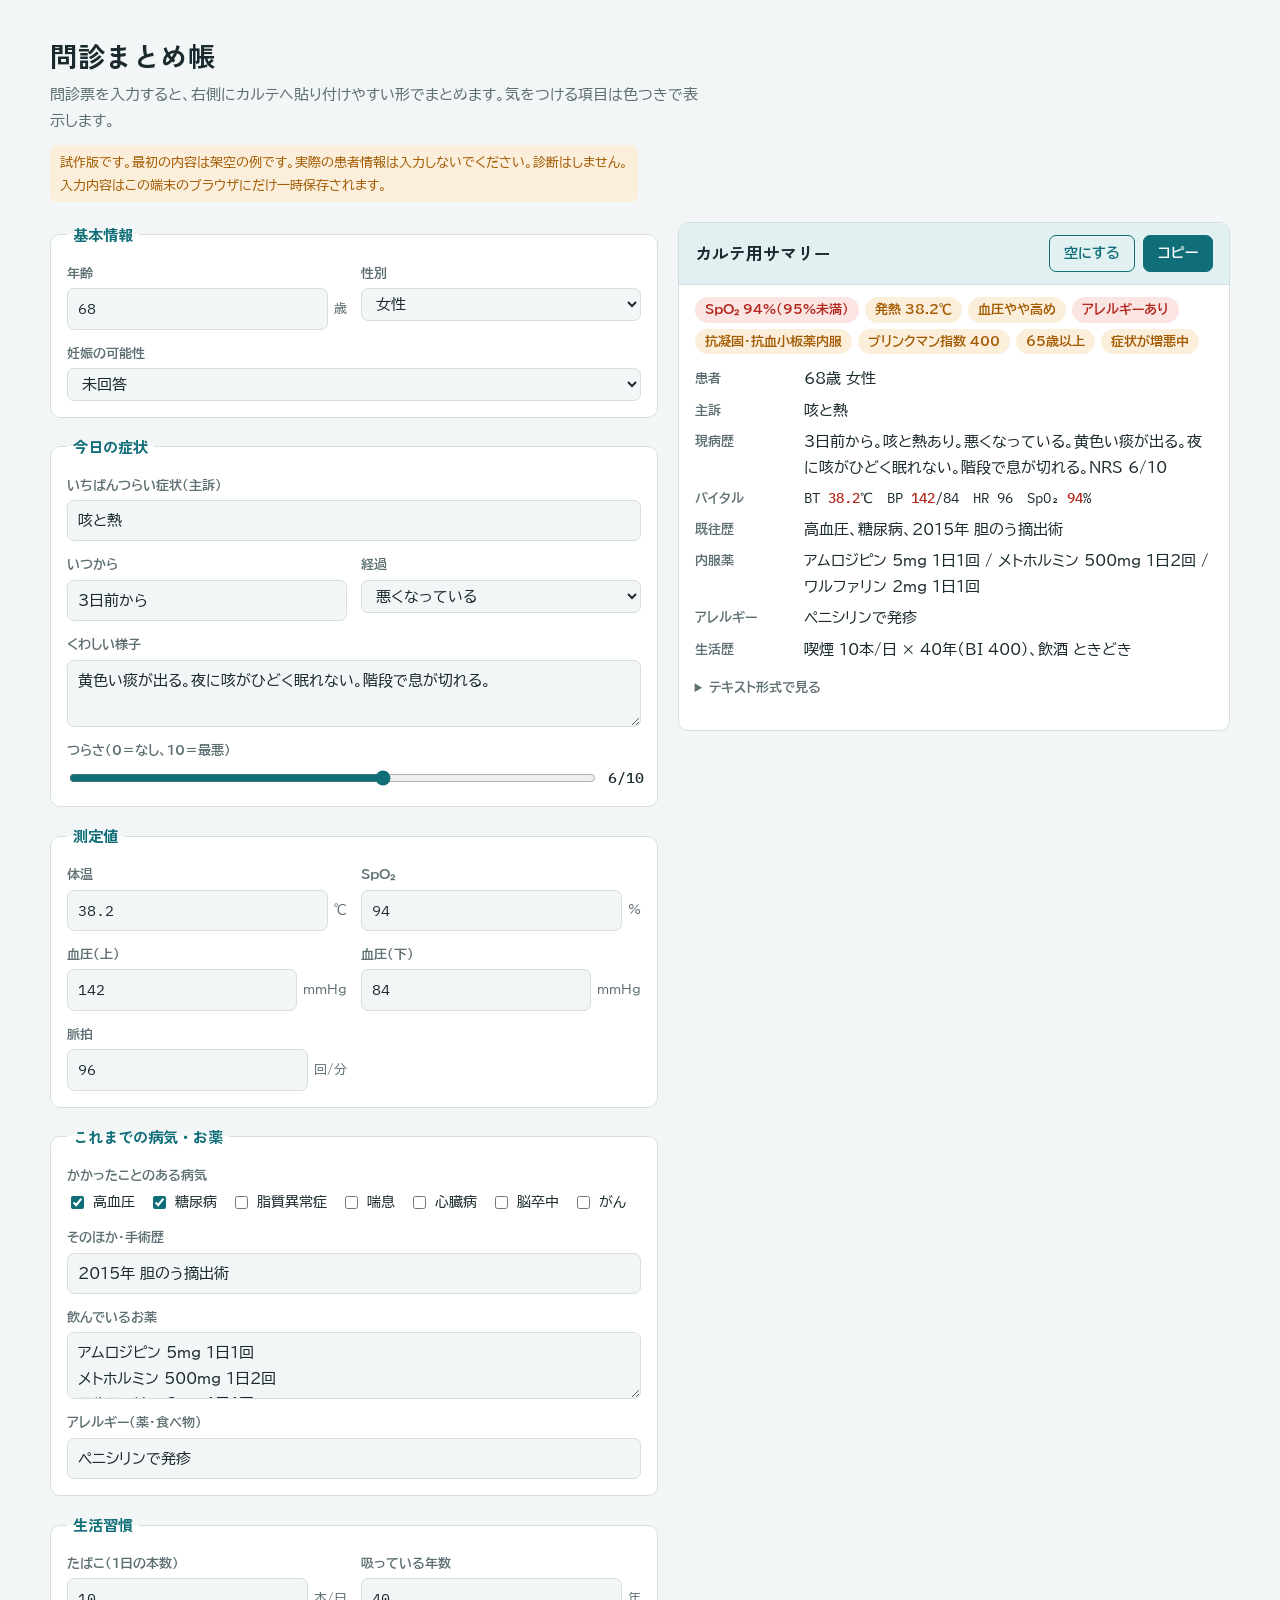
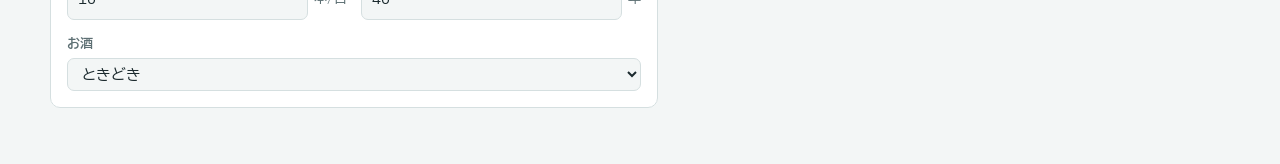
<file: Claude_Code/monshin/index.html>
<!DOCTYPE html>
<html lang="ja">
<head>
<meta charset="UTF-8">
<meta name="viewport" content="width=device-width, initial-scale=1, viewport-fit=cover">
<meta name="robots" content="noindex">
<title>問診まとめ帳</title>
<link rel="preconnect" href="https://fonts.googleapis.com">
<link rel="preconnect" href="https://fonts.gstatic.com" crossorigin>
<link rel="stylesheet" href="https://fonts.googleapis.com/css2?family=BIZ+UDPGothic:wght@400;700&family=Zen+Kaku+Gothic+New:wght@500;700&family=IBM+Plex+Mono:wght@400;500&display=swap">
<style>
/* Layout: 左に問診票、右にカルテ用サマリー（スマホでは縦に並ぶ）。入力すると即時にまとまる */
:root {
  --bg: #f3f6f6;
  --panel: #ffffff;
  --ink: #1b2a2e;
  --muted: #5d6f73;
  --line: #d5dfe0;
  --accent: #0f6e78;
  --accent-soft: #e1f0f1;
  --warn: #a35a00;
  --warn-soft: #fbefdc;
  --crit: #b3261e;
  --crit-soft: #fbe5e3;
  --ok: #2f7a3e;
  --font-display: "Zen Kaku Gothic New", "Hiragino Sans", "Yu Gothic", sans-serif;
  --font-body: "BIZ UDPGothic", "Hiragino Sans", "Yu Gothic", "Meiryo", sans-serif;
  --font-data: "IBM Plex Mono", ui-monospace, "SFMono-Regular", Menlo, monospace;
}
@media (prefers-color-scheme: dark) {
  :root:not([data-theme="light"]) {
    --bg: #111a1c; --panel: #182427; --ink: #e3ecec; --muted: #9aaeb1; --line: #2c3c3f;
    --accent: #5cc3cc; --accent-soft: #173538; --warn: #f0b05a; --warn-soft: #3a2a12;
    --crit: #ff8a80; --crit-soft: #3d1c1a; --ok: #7fcf8c; color-scheme: dark;
  }
}
:root[data-theme="dark"] {
  --bg: #111a1c; --panel: #182427; --ink: #e3ecec; --muted: #9aaeb1; --line: #2c3c3f;
  --accent: #5cc3cc; --accent-soft: #173538; --warn: #f0b05a; --warn-soft: #3a2a12;
  --crit: #ff8a80; --crit-soft: #3d1c1a; --ok: #7fcf8c; color-scheme: dark;
}
* { box-sizing: border-box; }
body {
  background: var(--bg); color: var(--ink); font-family: var(--font-body); font-size: 15px; line-height: 1.7;
  padding-left: max(16px, env(safe-area-inset-left, 0px));
  padding-right: max(16px, env(safe-area-inset-right, 0px));
  padding-block: 24px 48px;
}
.wrap { max-width: 1180px; margin: 0 auto; display: flex; flex-direction: column; gap: 20px; }
header { display: flex; flex-wrap: wrap; align-items: end; justify-content: space-between; gap: 12px; }
h1 { font-family: var(--font-display); font-weight: 700; font-size: 1.7rem; margin: 0; letter-spacing: .02em; text-wrap: balance; }
.lead { margin: 4px 0 0; color: var(--muted); max-width: 60ch; }
.notice { font-size: .82rem; color: var(--warn); background: var(--warn-soft); border-radius: 6px; padding: 6px 10px; }
.grid { display: grid; grid-template-columns: minmax(0, 1.1fr) minmax(0, 1fr); gap: 20px; align-items: start; }
@media (max-width: 860px) { .grid { grid-template-columns: minmax(0, 1fr); } }

form { display: flex; flex-direction: column; gap: 16px; }
fieldset { margin: 0; border: 1px solid var(--line); border-radius: 10px; background: var(--panel); padding: 14px 16px 16px; display: grid; grid-template-columns: repeat(2, minmax(0, 1fr)); gap: 12px 14px; min-width: 0; }
@media (max-width: 520px) { fieldset { grid-template-columns: minmax(0, 1fr); } }
legend { font-family: var(--font-display); font-weight: 700; font-size: .95rem; color: var(--accent); padding: 0 6px; }
.field { display: flex; flex-direction: column; gap: 4px; min-width: 0; }
.field.full { grid-column: 1 / -1; }
label, .lbl { font-size: .82rem; color: var(--muted); font-weight: 700; }
input, select, textarea {
  font: inherit; color: var(--ink); background: var(--bg); border: 1px solid var(--line); border-radius: 7px; padding: 7px 10px; width: 100%; min-width: 0;
}
textarea { resize: vertical; min-height: 64px; }
input:focus-visible, select:focus-visible, textarea:focus-visible, button:focus-visible { outline: 2px solid var(--accent); outline-offset: 1px; }
.num { font-family: var(--font-data); font-variant-numeric: tabular-nums; }
.unit { display: flex; align-items: center; gap: 6px; }
.unit span { font-size: .8rem; color: var(--muted); white-space: nowrap; }
.nrs { display: flex; align-items: center; gap: 10px; }
.nrs input { padding: 0; accent-color: var(--accent); background: none; border: 0; }
.nrs output { font-family: var(--font-data); font-weight: 500; min-width: 3.5ch; text-align: right; }
.checks { display: flex; flex-wrap: wrap; gap: 6px 14px; }
.checks label { display: flex; align-items: center; gap: 6px; font-weight: 400; color: var(--ink); font-size: .9rem; }
.checks input { width: auto; accent-color: var(--accent); }

.summary { position: sticky; top: calc(env(safe-area-inset-top, 0px) + 12px); background: var(--panel); border: 1px solid var(--line); border-radius: 10px; overflow: hidden; }
.sum-head { display: flex; flex-wrap: wrap; align-items: center; justify-content: space-between; gap: 10px; padding: 12px 16px; border-bottom: 1px solid var(--line); background: var(--accent-soft); }
.sum-head h2 { font-family: var(--font-display); font-size: 1.05rem; margin: 0; }
.btns { display: flex; gap: 8px; flex-wrap: wrap; }
button { font: inherit; font-size: .85rem; font-weight: 700; border-radius: 7px; padding: 6px 14px; cursor: pointer; border: 1px solid var(--accent); }
.primary { background: var(--accent); color: var(--panel); }
.ghost { background: transparent; color: var(--accent); }
.flags { display: flex; flex-wrap: wrap; gap: 6px; padding: 12px 16px 0; }
.chip { font-size: .8rem; font-weight: 700; border-radius: 999px; padding: 2px 10px; }
.chip.crit { color: var(--crit); background: var(--crit-soft); }
.chip.warn { color: var(--warn); background: var(--warn-soft); }
.chip.ok { color: var(--ok); background: var(--accent-soft); }
.sum-body { padding: 12px 16px 16px; }
.sum-body dl { margin: 0; display: grid; grid-template-columns: 6.5em minmax(0, 1fr); gap: 6px 12px; }
.sum-body dt { font-size: .8rem; font-weight: 700; color: var(--muted); padding-top: 2px; }
.sum-body dd { margin: 0; overflow-wrap: anywhere; }
.sum-body dd.empty { color: var(--muted); }
.vitals { font-family: var(--font-data); font-variant-numeric: tabular-nums; font-size: .9rem; }
.vitals .hi { color: var(--crit); font-weight: 500; }
.plain { margin-top: 14px; }
.plain summary { cursor: pointer; font-size: .82rem; color: var(--muted); font-weight: 700; }
pre { white-space: pre-wrap; font-family: var(--font-data); font-size: .82rem; background: var(--bg); border: 1px solid var(--line); border-radius: 7px; padding: 10px; margin: 8px 0 0; }
.toast { font-size: .8rem; color: var(--ok); min-height: 1.2em; }
@media (prefers-reduced-motion: no-preference) { .chip { transition: background .2s; } }
</style>
</head>
<body>

<div class="wrap">
  <header>
    <div>
      <h1>問診まとめ帳</h1>
      <p class="lead">問診票を入力すると、右側にカルテへ貼り付けやすい形でまとめます。気をつける項目は色つきで表示します。</p>
    </div>
    <div class="notice">試作版です。最初の内容は架空の例です。実際の患者情報は入力しないでください。診断はしません。<br>入力内容はこの端末のブラウザにだけ一時保存されます。</div>
  </header>

  <div class="grid">
    <form id="f" autocomplete="off">
      <fieldset>
        <legend>基本情報</legend>
        <div class="field"><label for="age">年齢</label><div class="unit"><input id="age" class="num" type="number" min="0" max="120" value="68"><span>歳</span></div></div>
        <div class="field"><label for="sex">性別</label>
          <select id="sex"><option>男性</option><option selected>女性</option><option>その他・回答しない</option></select></div>
        <div class="field full" id="pregWrap"><label for="preg">妊娠の可能性</label>
          <select id="preg"><option value="">未回答</option><option>なし</option><option>あり</option><option>わからない</option></select></div>
      </fieldset>

      <fieldset>
        <legend>今日の症状</legend>
        <div class="field full"><label for="cc">いちばんつらい症状（主訴）</label><input id="cc" value="咳と熱"></div>
        <div class="field"><label for="onset">いつから</label><input id="onset" value="3日前から"></div>
        <div class="field"><label for="course">経過</label>
          <select id="course"><option>悪くなっている</option><option>変わらない</option><option>良くなっている</option></select></div>
        <div class="field full"><label for="detail">くわしい様子</label><textarea id="detail">黄色い痰が出る。夜に咳がひどく眠れない。階段で息が切れる。</textarea></div>
        <div class="field full"><span class="lbl">つらさ（0＝なし、10＝最悪）</span>
          <div class="nrs"><input id="nrs" type="range" min="0" max="10" value="6" aria-label="つらさ"><output id="nrsOut" for="nrs">6/10</output></div></div>
      </fieldset>

      <fieldset>
        <legend>測定値</legend>
        <div class="field"><label for="bt">体温</label><div class="unit"><input id="bt" class="num" type="number" step="0.1" value="38.2"><span>℃</span></div></div>
        <div class="field"><label for="spo2">SpO₂</label><div class="unit"><input id="spo2" class="num" type="number" value="94"><span>%</span></div></div>
        <div class="field"><label for="sbp">血圧（上）</label><div class="unit"><input id="sbp" class="num" type="number" value="142"><span>mmHg</span></div></div>
        <div class="field"><label for="dbp">血圧（下）</label><div class="unit"><input id="dbp" class="num" type="number" value="84"><span>mmHg</span></div></div>
        <div class="field"><label for="hr">脈拍</label><div class="unit"><input id="hr" class="num" type="number" value="96"><span>回/分</span></div></div>
      </fieldset>

      <fieldset>
        <legend>これまでの病気・お薬</legend>
        <div class="field full"><span class="lbl">かかったことのある病気</span>
          <div class="checks" id="hx">
            <label><input type="checkbox" value="高血圧" checked>高血圧</label>
            <label><input type="checkbox" value="糖尿病" checked>糖尿病</label>
            <label><input type="checkbox" value="脂質異常症">脂質異常症</label>
            <label><input type="checkbox" value="喘息">喘息</label>
            <label><input type="checkbox" value="心臓病">心臓病</label>
            <label><input type="checkbox" value="脳卒中">脳卒中</label>
            <label><input type="checkbox" value="がん">がん</label>
          </div></div>
        <div class="field full"><label for="hxOther">そのほか・手術歴</label><input id="hxOther" value="2015年 胆のう摘出術"></div>
        <div class="field full"><label for="meds">飲んでいるお薬</label><textarea id="meds">アムロジピン 5mg 1日1回
メトホルミン 500mg 1日2回
ワルファリン 2mg 1日1回</textarea></div>
        <div class="field full"><label for="allergy">アレルギー（薬・食べ物）</label><input id="allergy" value="ペニシリンで発疹"></div>
      </fieldset>

      <fieldset>
        <legend>生活習慣</legend>
        <div class="field"><label for="cig">たばこ（1日の本数）</label><div class="unit"><input id="cig" class="num" type="number" min="0" value="10"><span>本/日</span></div></div>
        <div class="field"><label for="cigY">吸っている年数</label><div class="unit"><input id="cigY" class="num" type="number" min="0" value="40"><span>年</span></div></div>
        <div class="field full"><label for="alc">お酒</label>
          <select id="alc"><option>飲まない</option><option selected>ときどき</option><option>毎日</option></select></div>
      </fieldset>
    </form>

    <aside class="summary" aria-live="polite">
      <div class="sum-head">
        <h2>カルテ用サマリー</h2>
        <div class="btns">
          <button type="button" class="ghost" id="clear">空にする</button>
          <button type="button" class="primary" id="copy">コピー</button>
        </div>
      </div>
      <div class="flags" id="flags"></div>
      <div class="sum-body">
        <dl id="dl"></dl>
        <details class="plain"><summary>テキスト形式で見る</summary><pre id="txt"></pre></details>
        <div class="toast" id="toast"></div>
      </div>
    </aside>
  </div>
</div>

<script>
const $ = id => document.getElementById(id);
const v = id => $(id).value.trim();
const n = id => { const x = parseFloat($(id).value); return isNaN(x) ? null : x; };
const anticoag = ["ワルファリン","ワーファリン","アピキサバン","エリキュース","リバーロキサバン","イグザレルト","エドキサバン","リクシアナ","ダビガトラン","プラザキサ","アスピリン","バイアスピリン","クロピドグレル","プラビックス"];

function build() {
  $("nrsOut").textContent = $("nrs").value + "/10";
  const female = $("sex").value === "女性";
  $("pregWrap").hidden = !female;

  const age = n("age"), bt = n("bt"), spo2 = n("spo2"), sbp = n("sbp"), dbp = n("dbp"), hr = n("hr"), nrs = +$("nrs").value;
  const cig = n("cig") || 0, cigY = n("cigY") || 0, bi = cig * cigY;
  const hx = [...document.querySelectorAll("#hx input:checked")].map(i => i.value);
  if (v("hxOther")) hx.push(v("hxOther"));
  const meds = v("meds").split(/\n+/).map(s => s.trim()).filter(Boolean);
  const allergy = v("allergy");

  const flags = [];
  if (spo2 !== null && spo2 < 95) flags.push(["crit", `SpO₂ ${spo2}%（95%未満）`]);
  if (bt !== null && bt >= 37.5) flags.push([bt >= 38.5 ? "crit" : "warn", `発熱 ${bt.toFixed(1)}℃`]);
  if (sbp !== null && sbp >= 180 || dbp !== null && dbp >= 110) flags.push(["crit", "血圧高値"]);
  else if (sbp !== null && sbp >= 140 || dbp !== null && dbp >= 90) flags.push(["warn", "血圧やや高め"]);
  if (hr !== null && (hr >= 100 || hr < 50)) flags.push(["warn", `脈拍 ${hr}回/分`]);
  if (nrs >= 7) flags.push(["crit", `つらさ ${nrs}/10`]);
  if (allergy && !/^(なし|無し|ない)$/.test(allergy)) flags.push(["crit", "アレルギーあり"]);
  if (meds.some(m => anticoag.some(a => m.includes(a)))) flags.push(["warn", "抗凝固・抗血小板薬内服"]);
  if (female && $("preg").value === "あり") flags.push(["crit", "妊娠の可能性あり"]);
  if (female && $("preg").value === "わからない") flags.push(["warn", "妊娠の可能性不明"]);
  if (bi >= 400) flags.push(["warn", `ブリンクマン指数 ${bi}`]);
  if (age !== null && age >= 65) flags.push(["warn", "65歳以上"]);
  if (v("course") === "悪くなっている") flags.push(["warn", "症状が増悪中"]);

  $("flags").innerHTML = flags.length
    ? flags.map(([k, t]) => `<span class="chip ${k}">${esc(t)}</span>`).join("")
    : `<span class="chip ok">特に目立つ注意点はありません</span>`;

  const hi = (val, cond, txt) => val === null ? "—" : `<span class="${cond ? "hi" : ""}">${txt}</span>`;
  const vit = [
    `BT ${hi(bt, bt >= 37.5, bt?.toFixed(1))}℃`,
    `BP ${hi(sbp, sbp >= 140, sbp)}/${hi(dbp, dbp >= 90, dbp)}`,
    `HR ${hi(hr, hr >= 100 || hr < 50, hr)}`,
    `SpO₂ ${hi(spo2, spo2 < 95, spo2)}%`
  ].join("　");

  const smoke = cig > 0 ? `喫煙 ${cig}本/日 × ${cigY}年（BI ${bi}）` : "喫煙なし";
  const hpi = [v("onset"), v("cc") && `${v("cc")}あり`, v("course"), v("detail"), `NRS ${nrs}/10`].filter(Boolean).join("。").replace(/。。/g, "。");

  const rows = [
    ["患者", `${age ?? "—"}歳 ${v("sex")}${female && $("preg").value ? `（妊娠の可能性：${$("preg").value}）` : ""}`],
    ["主訴", v("cc")],
    ["現病歴", hpi],
    ["バイタル", vit, true],
    ["既往歴", hx.join("、")],
    ["内服薬", meds.join(" / ")],
    ["アレルギー", allergy || "なし"],
    ["生活歴", `${smoke}、飲酒 ${v("alc")}`],
  ];
  $("dl").innerHTML = rows.map(([k, val, raw]) =>
    `<dt>${k}</dt><dd class="${val ? "" : "empty"}${raw ? " vitals" : ""}">${val ? (raw ? val : esc(val)) : "未入力"}</dd>`).join("");

  const plainVit = `BT ${bt ?? "—"}℃ BP ${sbp ?? "—"}/${dbp ?? "—"} HR ${hr ?? "—"} SpO2 ${spo2 ?? "—"}%`;
  $("txt").textContent = [
    `【問診サマリー】`,
    ...rows.map(([k, val, raw]) => `■${k}：${raw ? plainVit : (val || "未入力")}`),
    flags.length ? `■注意：${flags.map(f => f[1]).join("、")}` : ""
  ].filter(Boolean).join("\n");
}
function esc(s) { return String(s).replace(/[&<>"]/g, c => ({ "&": "&amp;", "<": "&lt;", ">": "&gt;", '"': "&quot;" }[c])); }

/* 入力途中の内容をこの端末に一時保存（閉じても残る） */
const DRAFT_KEY = "monshin-draft-v1";
function saveDraft() {
  const d = {};
  document.querySelectorAll("#f [id]").forEach(el => {
    if (el.matches("input, select, textarea")) d[el.id] = el.value;
  });
  d.hx = [...document.querySelectorAll("#hx input")].map(i => i.checked);
  try { localStorage.setItem(DRAFT_KEY, JSON.stringify(d)); } catch (e) {}
}
function loadDraft() {
  let d = null;
  try { d = JSON.parse(localStorage.getItem(DRAFT_KEY) || "null"); } catch (e) {}
  if (!d) return;
  Object.entries(d).forEach(([id, val]) => { const el = document.getElementById(id); if (el && id !== "hx") el.value = val; });
  if (Array.isArray(d.hx)) document.querySelectorAll("#hx input").forEach((i, k) => { i.checked = !!d.hx[k]; });
}
$("f").addEventListener("input", () => { build(); saveDraft(); });
$("f").addEventListener("change", () => { build(); saveDraft(); });
$("f").addEventListener("submit", e => e.preventDefault());
$("copy").addEventListener("click", () => {
  const t = $("txt").textContent;
  const done = () => { $("toast").textContent = "コピーしました。カルテに貼り付けてください。"; setTimeout(() => $("toast").textContent = "", 2500); };
  try {
    navigator.clipboard.writeText(t).then(done, fallback);
  } catch (e) { fallback(); }
  function fallback() {
    $("txt").closest("details").open = true;
    const r = document.createRange(); r.selectNodeContents($("txt"));
    const s = getSelection(); s.removeAllRanges(); s.addRange(r);
    $("toast").textContent = "テキストを選択しました。長押しまたは Ctrl+C でコピーしてください。";
  }
});
$("clear").addEventListener("click", () => {
  document.querySelectorAll("#f input:not([type=range]):not([type=checkbox]), #f textarea").forEach(el => el.value = "");
  document.querySelectorAll("#f input[type=checkbox]").forEach(el => el.checked = false);
  $("nrs").value = 0; $("preg").value = "";
  try { localStorage.removeItem(DRAFT_KEY); } catch (e) {}
  build();
});
loadDraft();
build();
</script>
</body>
</html>
</file>
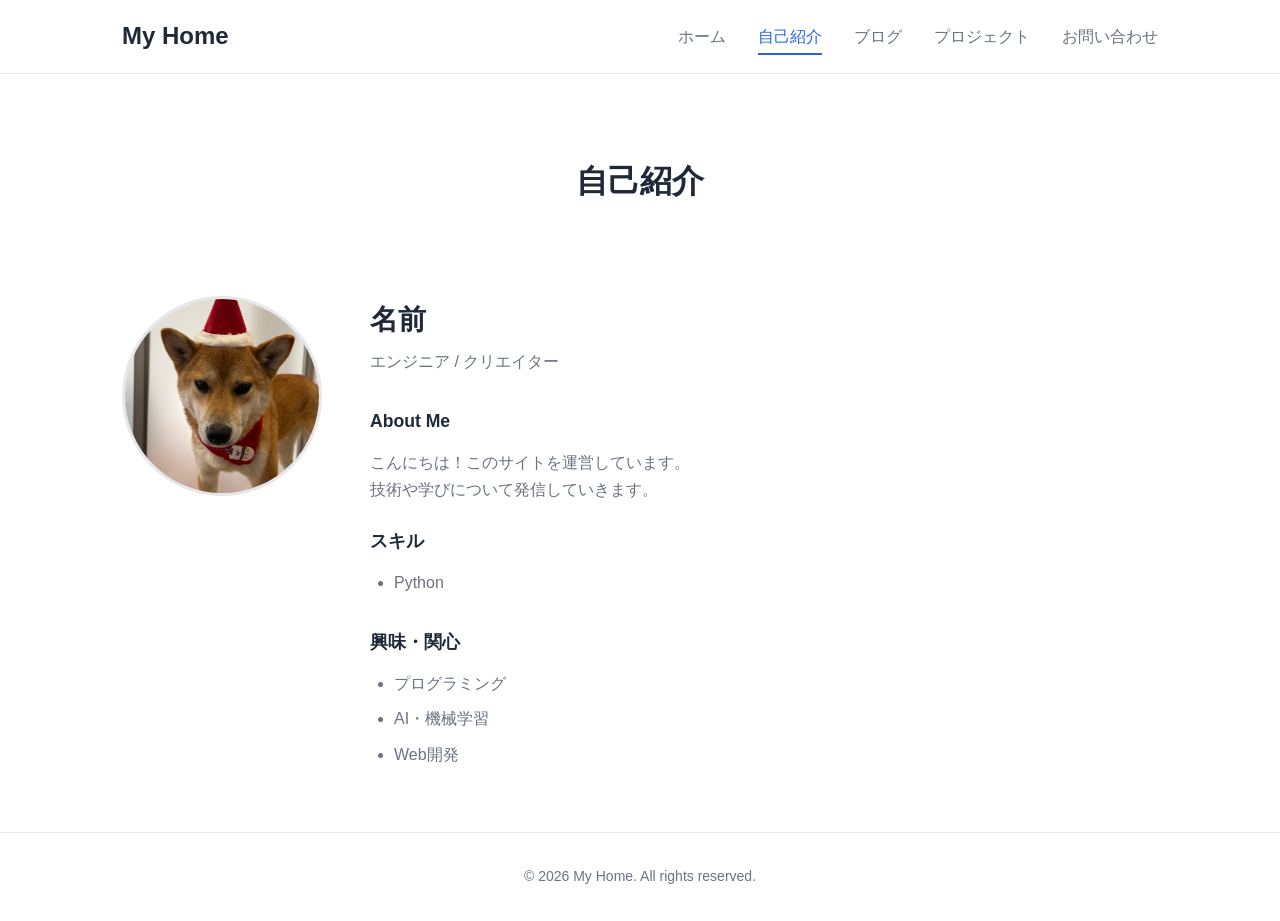
<file: Claude_Code/myhome/about.html>
<!DOCTYPE html>
<html lang="ja">
<head>
    <meta charset="UTF-8">
    <meta name="viewport" content="width=device-width, initial-scale=1.0">
    <title>自己紹介 - My Home</title>
    <link rel="stylesheet" href="css/style.css">
</head>
<body>
    <header>
        <nav class="navbar">
            <div class="logo">
                <a href="index.html">My Home</a>
            </div>
            <ul class="nav-links">
                <li><a href="index.html">ホーム</a></li>
                <li><a href="about.html" class="active">自己紹介</a></li>
                <li><a href="blog.html">ブログ</a></li>
                <li><a href="projects.html">プロジェクト</a></li>
                <li><a href="contact.html">お問い合わせ</a></li>
            </ul>
            <button class="menu-toggle" aria-label="メニュー">
                <span></span>
                <span></span>
                <span></span>
            </button>
        </nav>
    </header>

    <main>
        <section class="page-header">
            <h1>自己紹介</h1>
        </section>

        <section class="profile">
            <div class="profile-content">
                <div class="profile-image">
                    <img src="images/profile.jpg" alt="プロフィール写真" class="profile-photo">
                </div>
                <div class="profile-text">
                    <h2>名前</h2>
                    <p class="subtitle">エンジニア / クリエイター</p>

                    <h3>About Me</h3>
                    <p>こんにちは！このサイトを運営しています。<br>
                    技術や学びについて発信していきます。</p>

                    <h3>スキル</h3>
                    <ul class="skills">
                        <li>Python</li>
                    </ul>

                    <h3>興味・関心</h3>
                    <ul class="interests">
                        <li>プログラミング</li>
                        <li>AI・機械学習</li>
                        <li>Web開発</li>
                    </ul>
                </div>
            </div>
        </section>
    </main>

    <footer>
        <p>&copy; 2026 My Home. All rights reserved.</p>
    </footer>

    <script src="js/main.js?v=1"></script>
</body>
</html>
</file>
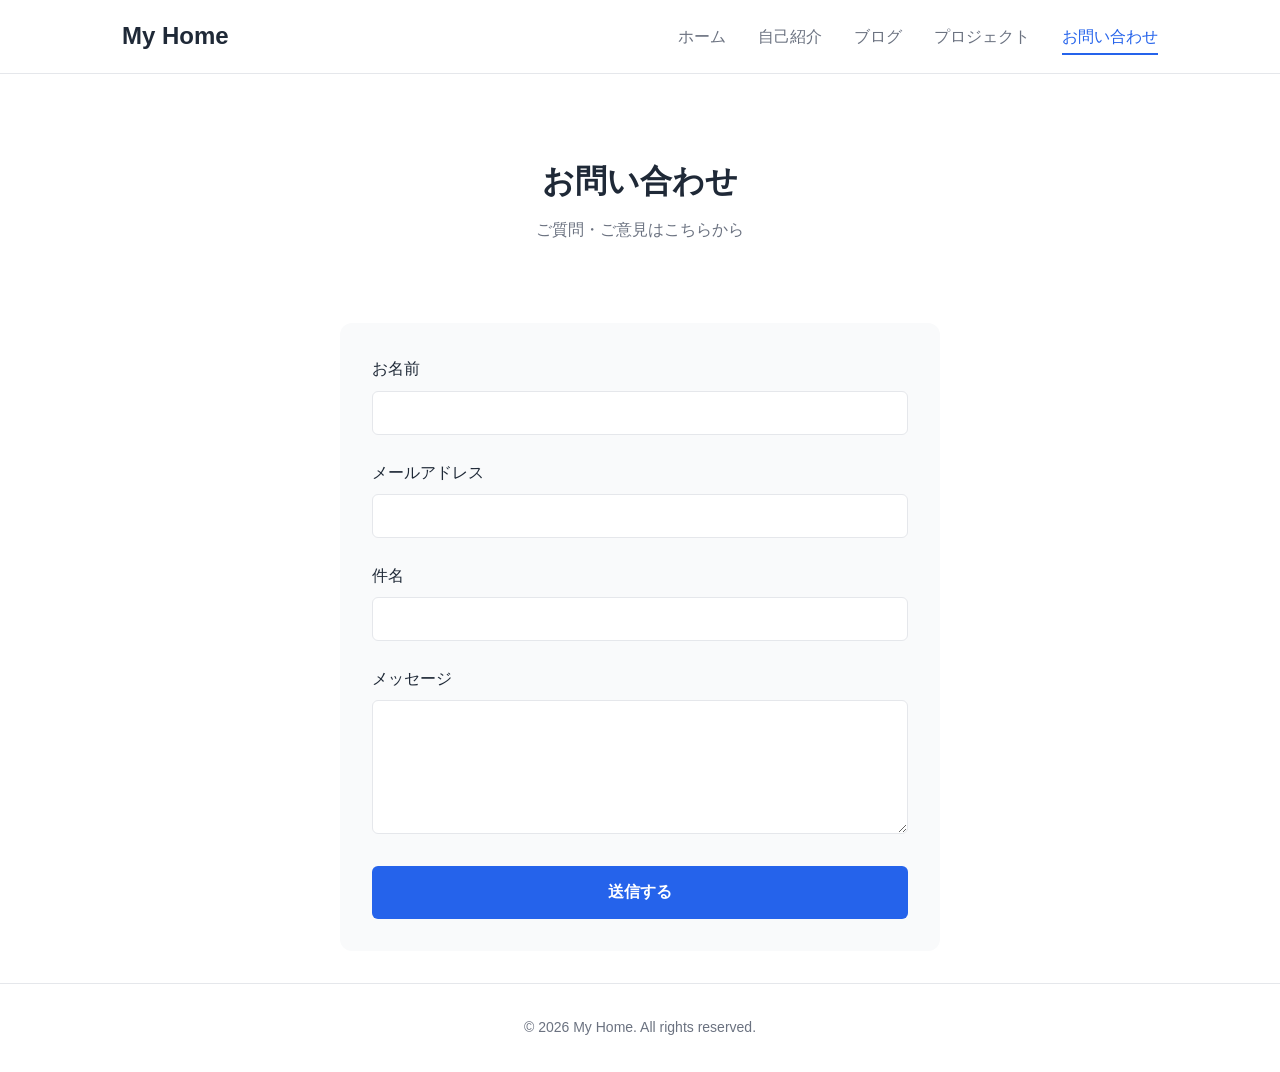
<file: Claude_Code/myhome/contact.html>
<!DOCTYPE html>
<html lang="ja">
<head>
    <meta charset="UTF-8">
    <meta name="viewport" content="width=device-width, initial-scale=1.0">
    <title>お問い合わせ - My Home</title>
    <link rel="stylesheet" href="css/style.css">
</head>
<body>
    <header>
        <nav class="navbar">
            <div class="logo">
                <a href="index.html">My Home</a>
            </div>
            <ul class="nav-links">
                <li><a href="index.html">ホーム</a></li>
                <li><a href="about.html">自己紹介</a></li>
                <li><a href="blog.html">ブログ</a></li>
                <li><a href="projects.html">プロジェクト</a></li>
                <li><a href="contact.html" class="active">お問い合わせ</a></li>
            </ul>
            <button class="menu-toggle" aria-label="メニュー">
                <span></span>
                <span></span>
                <span></span>
            </button>
        </nav>
    </header>

    <main>
        <section class="page-header">
            <h1>お問い合わせ</h1>
            <p>ご質問・ご意見はこちらから</p>
        </section>

        <section class="contact-section">
            <form class="contact-form" id="contact-form">
                <div class="form-group">
                    <label for="name">お名前</label>
                    <input type="text" id="name" name="name" required>
                </div>
                <div class="form-group">
                    <label for="email">メールアドレス</label>
                    <input type="email" id="email" name="email" required>
                </div>
                <div class="form-group">
                    <label for="subject">件名</label>
                    <input type="text" id="subject" name="subject" required>
                </div>
                <div class="form-group">
                    <label for="message">メッセージ</label>
                    <textarea id="message" name="message" rows="6" required></textarea>
                </div>
                <button type="submit" class="submit-btn">送信する</button>
            </form>
            <p id="form-success" style="display:none; color: #2563eb; font-weight: bold; margin-top: 1rem;">
                送信しました！ご連絡ありがとうございます。
            </p>
            <p id="form-error" style="display:none; color: #dc2626; margin-top: 1rem;">
                送信に失敗しました。時間をおいて再度お試しください。
            </p>
        </section>
    </main>

    <footer>
        <p>&copy; 2026 My Home. All rights reserved.</p>
    </footer>

    <script src="js/main.js?v=1"></script>
    <script>
        document.getElementById('contact-form').addEventListener('submit', async function(e) {
            e.preventDefault();
            const btn = this.querySelector('.submit-btn');
            btn.textContent = '送信中...';
            btn.disabled = true;

            const res = await fetch('https://formspree.io/f/xeenkpzo', {
                method: 'POST',
                body: new FormData(this),
                headers: { 'Accept': 'application/json' }
            });

            if (res.ok) {
                this.style.display = 'none';
                document.getElementById('form-success').style.display = 'block';
            } else {
                document.getElementById('form-error').style.display = 'block';
                btn.textContent = '送信する';
                btn.disabled = false;
            }
        });
    </script>
</body>
</html>
</file>
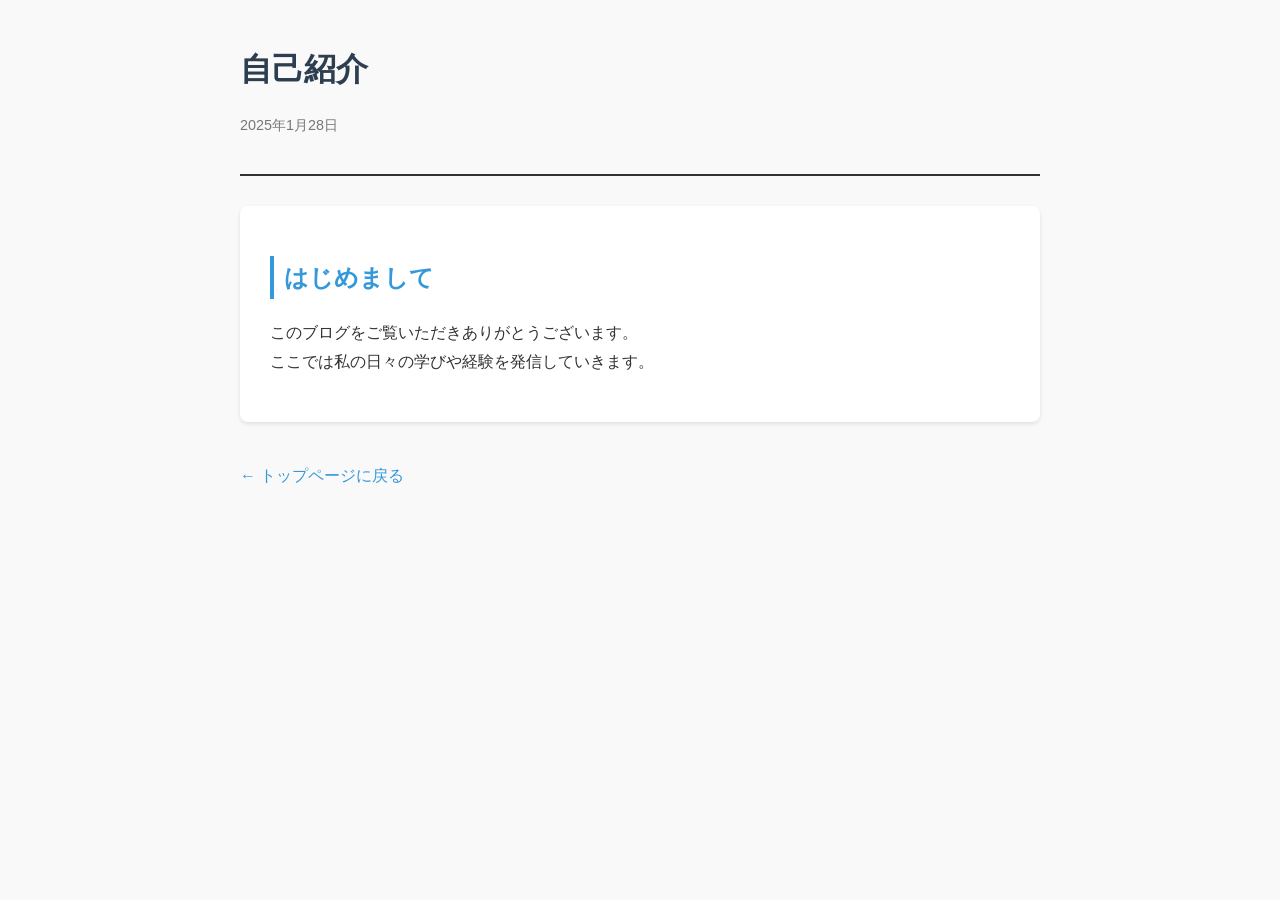
<file: Claude_Code/myhome/blog/post1.html>
<!DOCTYPE html>
<html lang="ja">
<head>
    <meta charset="UTF-8">
    <meta name="viewport" content="width=device-width, initial-scale=1.0">
    <title>自己紹介 - My Blog</title>
    <style>
        body {
            font-family: 'Helvetica Neue', Arial, 'Hiragino Kaku Gothic ProN', sans-serif;
            line-height: 1.8;
            max-width: 800px;
            margin: 0 auto;
            padding: 20px;
            background-color: #f9f9f9;
            color: #333;
        }
        header {
            border-bottom: 2px solid #333;
            padding-bottom: 20px;
            margin-bottom: 30px;
        }
        h1 {
            color: #2c3e50;
            margin-bottom: 10px;
        }
        .date {
            color: #777;
            font-size: 0.9em;
        }
        .profile-section {
            background-color: #fff;
            padding: 30px;
            border-radius: 8px;
            box-shadow: 0 2px 4px rgba(0,0,0,0.1);
            margin-bottom: 20px;
        }
        h2 {
            color: #3498db;
            border-left: 4px solid #3498db;
            padding-left: 10px;
        }
        ul {
            list-style-type: none;
            padding-left: 0;
        }
        li {
            padding: 8px 0;
            border-bottom: 1px dashed #ddd;
        }
        li:last-child {
            border-bottom: none;
        }
        .back-link {
            display: inline-block;
            margin-top: 20px;
            color: #3498db;
            text-decoration: none;
        }
        .back-link:hover {
            text-decoration: underline;
        }
    </style>
</head>
<body>
    <header>
        <h1>自己紹介</h1>
        <p class="date">2025年1月28日</p>
    </header>

    <main>
        <div class="profile-section">
            <h2>はじめまして</h2>
            <p>
                このブログをご覧いただきありがとうございます。<br>
                ここでは私の日々の学びや経験を発信していきます。
            </p>
        </div>
    </main>

    <a href="../index.html" class="back-link">&larr; トップページに戻る</a>
</body>
</html>
</file>
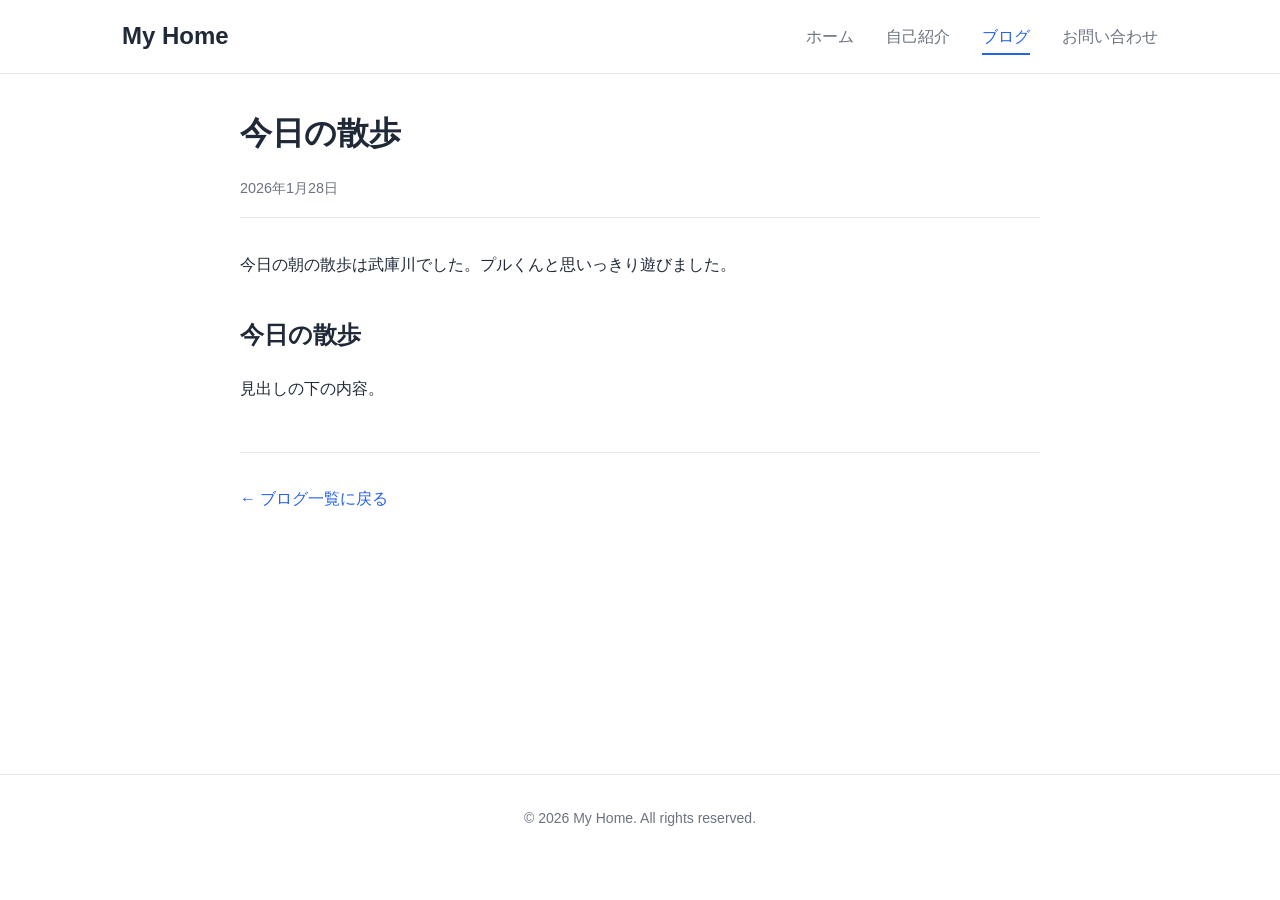
<file: Claude_Code/myhome/blog/post2.html>
<!DOCTYPE html>
<html lang="ja">
<head>
    <meta charset="UTF-8">
    <meta name="viewport" content="width=device-width, initial-scale=1.0">
    <title>今日の散歩 - My Blog</title>
    <link rel="stylesheet" href="../css/style.css">
</head>
<body>
    <header>
        <nav class="navbar">
            <div class="logo">
                <a href="../index.html">My Home</a>
            </div>
            <ul class="nav-links">
                <li><a href="../index.html">ホーム</a></li>
                <li><a href="../about.html">自己紹介</a></li>
                <li><a href="../blog.html" class="active">ブログ</a></li>
                <li><a href="../contact.html">お問い合わせ</a></li>
            </ul>
            <button class="menu-toggle" aria-label="メニュー">
                <span></span>
                <span></span>
                <span></span>
            </button>
        </nav>
    </header>

    <main>
        <article class="blog-post">
            <div class="post-header">
                <h1>今日の散歩</h1>
                <p class="post-meta">2026年1月28日</p>
            </div>

            <div class="post-content">
                <p>
                    今日の朝の散歩は武庫川でした。プルくんと思いっきり遊びました。
                </p>

                <!-- 写真を追加: images/フォルダに画像を置いて、パスを変更してください -->
                <!-- <img src="../images/puru-mukogawa.jpg" alt="武庫川でのプルくん"> -->

                <h2>今日の散歩</h2>
                <p>
                    見出しの下の内容。
                </p>
            </div>

            <div class="post-footer">
                <a href="../blog.html" class="back-link">&larr; ブログ一覧に戻る</a>
            </div>
        </article>
    </main>

    <footer>
        <p>&copy; 2026 My Home. All rights reserved.</p>
    </footer>

    <script src="../js/main.js"></script>
</body>
</html>
</file>
<file: Claude_Code/myhome/css/style.css>
/* ========================================
   Base Styles
   ======================================== */
* {
    margin: 0;
    padding: 0;
    box-sizing: border-box;
}

:root {
    --primary-color: #2563eb;
    --primary-dark: #1d4ed8;
    --text-color: #1f2937;
    --text-light: #6b7280;
    --bg-color: #ffffff;
    --bg-gray: #f9fafb;
    --border-color: #e5e7eb;
    --max-width: 1100px;
}

body {
    font-family: -apple-system, BlinkMacSystemFont, 'Segoe UI', Roboto, 'Hiragino Sans', 'Noto Sans JP', sans-serif;
    line-height: 1.7;
    color: var(--text-color);
    background-color: var(--bg-color);
}

a {
    color: var(--primary-color);
    text-decoration: none;
    transition: color 0.2s;
}

a:hover {
    color: var(--primary-dark);
}

ul {
    list-style: none;
}

/* ========================================
   Header & Navigation
   ======================================== */
header {
    background-color: var(--bg-color);
    border-bottom: 1px solid var(--border-color);
    position: sticky;
    top: 0;
    z-index: 100;
}

.navbar {
    max-width: var(--max-width);
    margin: 0 auto;
    padding: 1rem 2rem;
    display: flex;
    justify-content: space-between;
    align-items: center;
}

.logo a {
    font-size: 1.5rem;
    font-weight: 700;
    color: var(--text-color);
}

.logo a:hover {
    color: var(--primary-color);
}

.nav-links {
    display: flex;
    gap: 2rem;
}

.nav-links a {
    color: var(--text-light);
    font-weight: 500;
    padding: 0.5rem 0;
    border-bottom: 2px solid transparent;
}

.nav-links a:hover,
.nav-links a.active {
    color: var(--primary-color);
    border-bottom-color: var(--primary-color);
}

.menu-toggle {
    display: none;
    flex-direction: column;
    gap: 5px;
    background: none;
    border: none;
    cursor: pointer;
    padding: 5px;
}

.menu-toggle span {
    width: 25px;
    height: 3px;
    background-color: var(--text-color);
    border-radius: 2px;
    transition: 0.3s;
}

/* ========================================
   Main Content
   ======================================== */
main {
    max-width: var(--max-width);
    margin: 0 auto;
    padding: 2rem;
    min-height: calc(100vh - 200px);
}

/* Hero Section */
.hero {
    text-align: center;
    padding: 4rem 0;
    background: linear-gradient(135deg, var(--bg-gray) 0%, var(--bg-color) 100%);
    border-radius: 12px;
    margin-bottom: 3rem;
}

.hero h1 {
    font-size: 2.5rem;
    margin-bottom: 1rem;
}

.hero p {
    font-size: 1.25rem;
    color: var(--text-light);
}

/* Page Header */
.page-header {
    text-align: center;
    padding: 3rem 0;
    margin-bottom: 2rem;
}

.page-header h1 {
    font-size: 2rem;
    margin-bottom: 0.5rem;
}

.page-header p {
    color: var(--text-light);
}

/* Intro Section */
.intro {
    text-align: center;
    padding: 2rem;
    margin-bottom: 3rem;
}

.intro h2 {
    margin-bottom: 1rem;
}

.intro p {
    color: var(--text-light);
    max-width: 600px;
    margin: 0 auto;
}

/* ========================================
   Post Cards (Home)
   ======================================== */
.latest-posts h2 {
    margin-bottom: 1.5rem;
}

.post-grid {
    display: grid;
    grid-template-columns: repeat(auto-fill, minmax(300px, 1fr));
    gap: 1.5rem;
    margin-bottom: 2rem;
}

.post-card {
    background: var(--bg-color);
    border: 1px solid var(--border-color);
    border-radius: 8px;
    padding: 1.5rem;
    transition: box-shadow 0.2s;
}

.post-card:hover {
    box-shadow: 0 4px 12px rgba(0, 0, 0, 0.1);
}

.post-card .post-date {
    font-size: 0.875rem;
    color: var(--text-light);
    margin-bottom: 0.5rem;
}

.post-card h3 {
    margin-bottom: 0.75rem;
}

.post-card h3 a {
    color: var(--text-color);
}

.post-card h3 a:hover {
    color: var(--primary-color);
}

.post-card p {
    color: var(--text-light);
    margin-bottom: 1rem;
    font-size: 0.95rem;
}

.read-more {
    font-size: 0.9rem;
    font-weight: 500;
}

.view-all {
    display: inline-block;
    font-weight: 500;
}

/* ========================================
   Blog List
   ======================================== */
.blog-list {
    max-width: 800px;
    margin: 0 auto;
}

.blog-item {
    padding: 2rem 0;
    border-bottom: 1px solid var(--border-color);
}

.blog-item:first-child {
    padding-top: 0;
}

.blog-date {
    font-size: 0.875rem;
    color: var(--text-light);
    margin-bottom: 0.5rem;
}

.blog-item h2 {
    margin-bottom: 0.75rem;
    font-size: 1.5rem;
}

.blog-item h2 a {
    color: var(--text-color);
}

.blog-item h2 a:hover {
    color: var(--primary-color);
}

.blog-item p {
    color: var(--text-light);
    margin-bottom: 1rem;
}

/* ========================================
   Blog Post
   ======================================== */
.blog-post {
    max-width: 800px;
    margin: 0 auto;
}

.post-header {
    margin-bottom: 2rem;
    padding-bottom: 1rem;
    border-bottom: 1px solid var(--border-color);
}

.post-header h1 {
    font-size: 2rem;
    margin-bottom: 1rem;
}

.post-meta {
    color: var(--text-light);
    font-size: 0.9rem;
}

.post-content {
    line-height: 1.9;
}

.post-content h2 {
    margin: 2rem 0 1rem;
    font-size: 1.5rem;
}

.post-content p {
    margin-bottom: 1.5rem;
}

.post-content ul {
    margin: 1rem 0 1.5rem 1.5rem;
    list-style: disc;
}

.post-content li {
    margin-bottom: 0.5rem;
}

.post-content img {
    max-width: 100%;
    height: auto;
    border-radius: 8px;
    margin: 1.5rem 0;
    box-shadow: 0 2px 8px rgba(0, 0, 0, 0.1);
}

.post-content .image-caption {
    text-align: center;
    color: var(--text-light);
    font-size: 0.9rem;
    margin-top: -1rem;
    margin-bottom: 1.5rem;
}

.post-content figure {
    margin: 1.5rem 0;
}

.post-content figure img {
    margin-bottom: 0.5rem;
}

.post-content figure video {
    width: 100%;
    max-width: 100%;
    border-radius: 8px;
    margin-bottom: 0.5rem;
}

.post-content .youtube-wrapper {
    position: relative;
    padding-top: 56.25%;
    margin: 1.5rem 0;
}

.post-content .youtube-wrapper iframe {
    position: absolute;
    top: 0;
    left: 0;
    width: 100%;
    height: 100%;
    border-radius: 8px;
}

.post-content figcaption {
    text-align: center;
    color: var(--text-light);
    font-size: 0.9rem;
}

.post-footer {
    margin-top: 3rem;
    padding-top: 2rem;
    border-top: 1px solid var(--border-color);
}

.back-link {
    font-weight: 500;
}

/* ========================================
   Profile (About)
   ======================================== */
.profile-content {
    display: flex;
    gap: 3rem;
    align-items: flex-start;
}

.profile-image {
    flex-shrink: 0;
}

.placeholder-image {
    width: 200px;
    height: 200px;
    background: var(--bg-gray);
    border-radius: 50%;
    display: flex;
    align-items: center;
    justify-content: center;
    color: var(--text-light);
    font-size: 1rem;
    border: 3px solid var(--border-color);
}

.profile-photo {
    width: 200px;
    height: 200px;
    border-radius: 50%;
    object-fit: cover;
    border: 3px solid var(--border-color);
}

.profile-text h2 {
    font-size: 1.75rem;
    margin-bottom: 0.25rem;
}

.profile-text .subtitle {
    color: var(--text-light);
    margin-bottom: 2rem;
}

.profile-text h3 {
    font-size: 1.1rem;
    margin-bottom: 0.75rem;
    color: var(--text-color);
}

.profile-text p {
    margin-bottom: 1.5rem;
    color: var(--text-light);
}

.skills,
.interests {
    margin: 0 0 2rem 1.5rem;
    list-style: disc;
}

.skills li,
.interests li {
    margin-bottom: 0.5rem;
    color: var(--text-light);
}

/* ========================================
   Contact Form
   ======================================== */
.contact-section {
    max-width: 600px;
    margin: 0 auto;
}

.contact-form {
    background: var(--bg-gray);
    padding: 2rem;
    border-radius: 12px;
}

.form-group {
    margin-bottom: 1.5rem;
}

.form-group label {
    display: block;
    margin-bottom: 0.5rem;
    font-weight: 500;
}

.form-group input,
.form-group textarea {
    width: 100%;
    padding: 0.75rem 1rem;
    border: 1px solid var(--border-color);
    border-radius: 6px;
    font-size: 1rem;
    font-family: inherit;
    transition: border-color 0.2s;
}

.form-group input:focus,
.form-group textarea:focus {
    outline: none;
    border-color: var(--primary-color);
}

.submit-btn {
    width: 100%;
    padding: 1rem;
    background: var(--primary-color);
    color: white;
    border: none;
    border-radius: 6px;
    font-size: 1rem;
    font-weight: 600;
    cursor: pointer;
    transition: background-color 0.2s;
}

.submit-btn:hover {
    background: var(--primary-dark);
}

.form-note {
    text-align: center;
    margin-top: 1rem;
    font-size: 0.875rem;
    color: var(--text-light);
}

/* ========================================
   Footer
   ======================================== */
footer {
    text-align: center;
    padding: 2rem;
    border-top: 1px solid var(--border-color);
    color: var(--text-light);
    font-size: 0.875rem;
}

/* ========================================
   Responsive Design
   ======================================== */
@media (max-width: 768px) {
    .navbar {
        padding: 1rem;
    }

    .nav-links {
        display: none;
        position: absolute;
        top: 100%;
        left: 0;
        right: 0;
        background: var(--bg-color);
        flex-direction: column;
        padding: 1rem;
        gap: 0;
        border-bottom: 1px solid var(--border-color);
    }

    .nav-links.active {
        display: flex;
    }

    .nav-links li {
        border-bottom: 1px solid var(--border-color);
    }

    .nav-links li:last-child {
        border-bottom: none;
    }

    .nav-links a {
        display: block;
        padding: 1rem;
        border-bottom: none;
    }

    .menu-toggle {
        display: flex;
    }

    .hero h1 {
        font-size: 1.75rem;
    }

    .hero p {
        font-size: 1rem;
    }

    main {
        padding: 1rem;
    }

    .profile-content {
        flex-direction: column;
        align-items: center;
        text-align: center;
    }

    .profile-text h2 {
        margin-top: 1rem;
    }

    .skills,
    .interests {
        text-align: left;
    }
}

/* Projects */
.projects-section {
    max-width: 800px;
    margin: 2rem auto;
    padding: 0 1rem;
    display: flex;
    flex-direction: column;
    gap: 1.5rem;
}

.project-card {
    background: #fff;
    border: 1px solid #e5e7eb;
    border-radius: 12px;
    padding: 1.5rem;
    box-shadow: 0 1px 4px rgba(0,0,0,0.06);
}

.project-header {
    display: flex;
    align-items: center;
    justify-content: space-between;
    margin-bottom: 0.75rem;
    gap: 1rem;
}

.project-name {
    font-size: 1.2rem;
    margin: 0;
}

.project-status {
    font-size: 0.75rem;
    font-weight: 600;
    padding: 0.25rem 0.75rem;
    border-radius: 999px;
    white-space: nowrap;
}

.status-ongoing  { background: #dbeafe; color: #1d4ed8; }
.status-completed { background: #dcfce7; color: #15803d; }
.status-paused   { background: #fef9c3; color: #a16207; }

.project-description {
    color: #6b7280;
    margin: 0 0 1rem;
    line-height: 1.6;
}

.progress-wrapper {
    display: flex;
    align-items: center;
    gap: 0.75rem;
}

.progress-bar {
    flex: 1;
    height: 10px;
    background: #e5e7eb;
    border-radius: 999px;
    overflow: hidden;
}

.progress-fill {
    height: 100%;
    background: #2563eb;
    border-radius: 999px;
    transition: width 0.4s ease;
}

.progress-label {
    font-size: 0.9rem;
    font-weight: 600;
    color: #2563eb;
    min-width: 3rem;
    text-align: right;
}

.project-updated {
    font-size: 0.8rem;
    color: #9ca3af;
    margin: 0.75rem 0 0;
}
</file>
